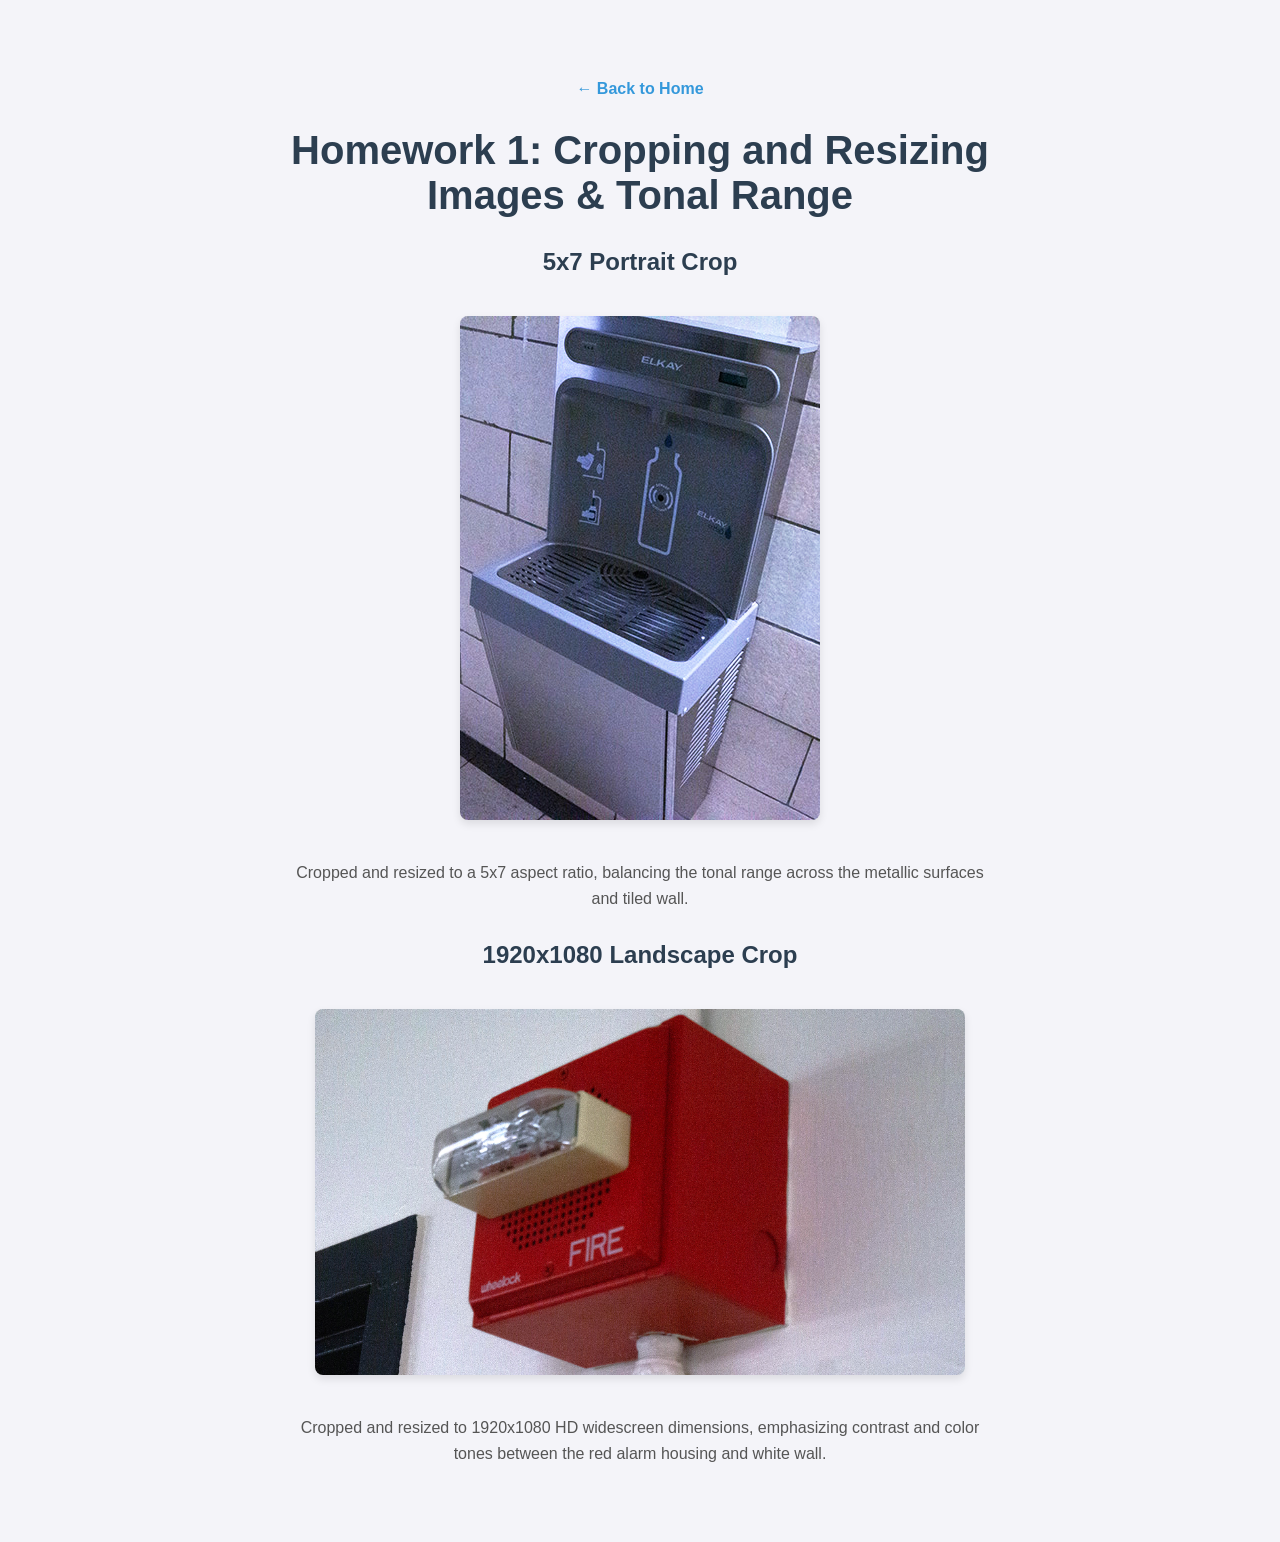
<file: hw1.html>
<!DOCTYPE html>
<html lang="en">
<head>
  <meta charset="UTF-8">
  <title>Homework 1: Cropping and Resizing Images &amp; Tonal Range</title>
  <link rel="stylesheet" href="style.css">
</head>
<body>
  <p><a href="index.html">&larr; Back to Home</a></p>
  <h1>Homework 1: Cropping and Resizing Images &amp; Tonal Range</h1>

  <h2>5x7 Portrait Crop</h2>
  <img width="360" src="images/5x7-by-eddie.jpg" alt="5x7 cropped photo of an Elkay water bottle filling station">
  <p>Cropped and resized to a 5x7 aspect ratio, balancing the tonal range across the metallic surfaces and tiled wall.</p>

  <h2>1920x1080 Landscape Crop</h2>
  <img width="650" src="images/1920x1080-by-eddie.jpg" alt="1920x1080 cropped photo of a red Wheelock fire alarm strobe">
  <p>Cropped and resized to 1920x1080 HD widescreen dimensions, emphasizing contrast and color tones between the red alarm housing and white wall.</p>
</body>
</html>
</file>
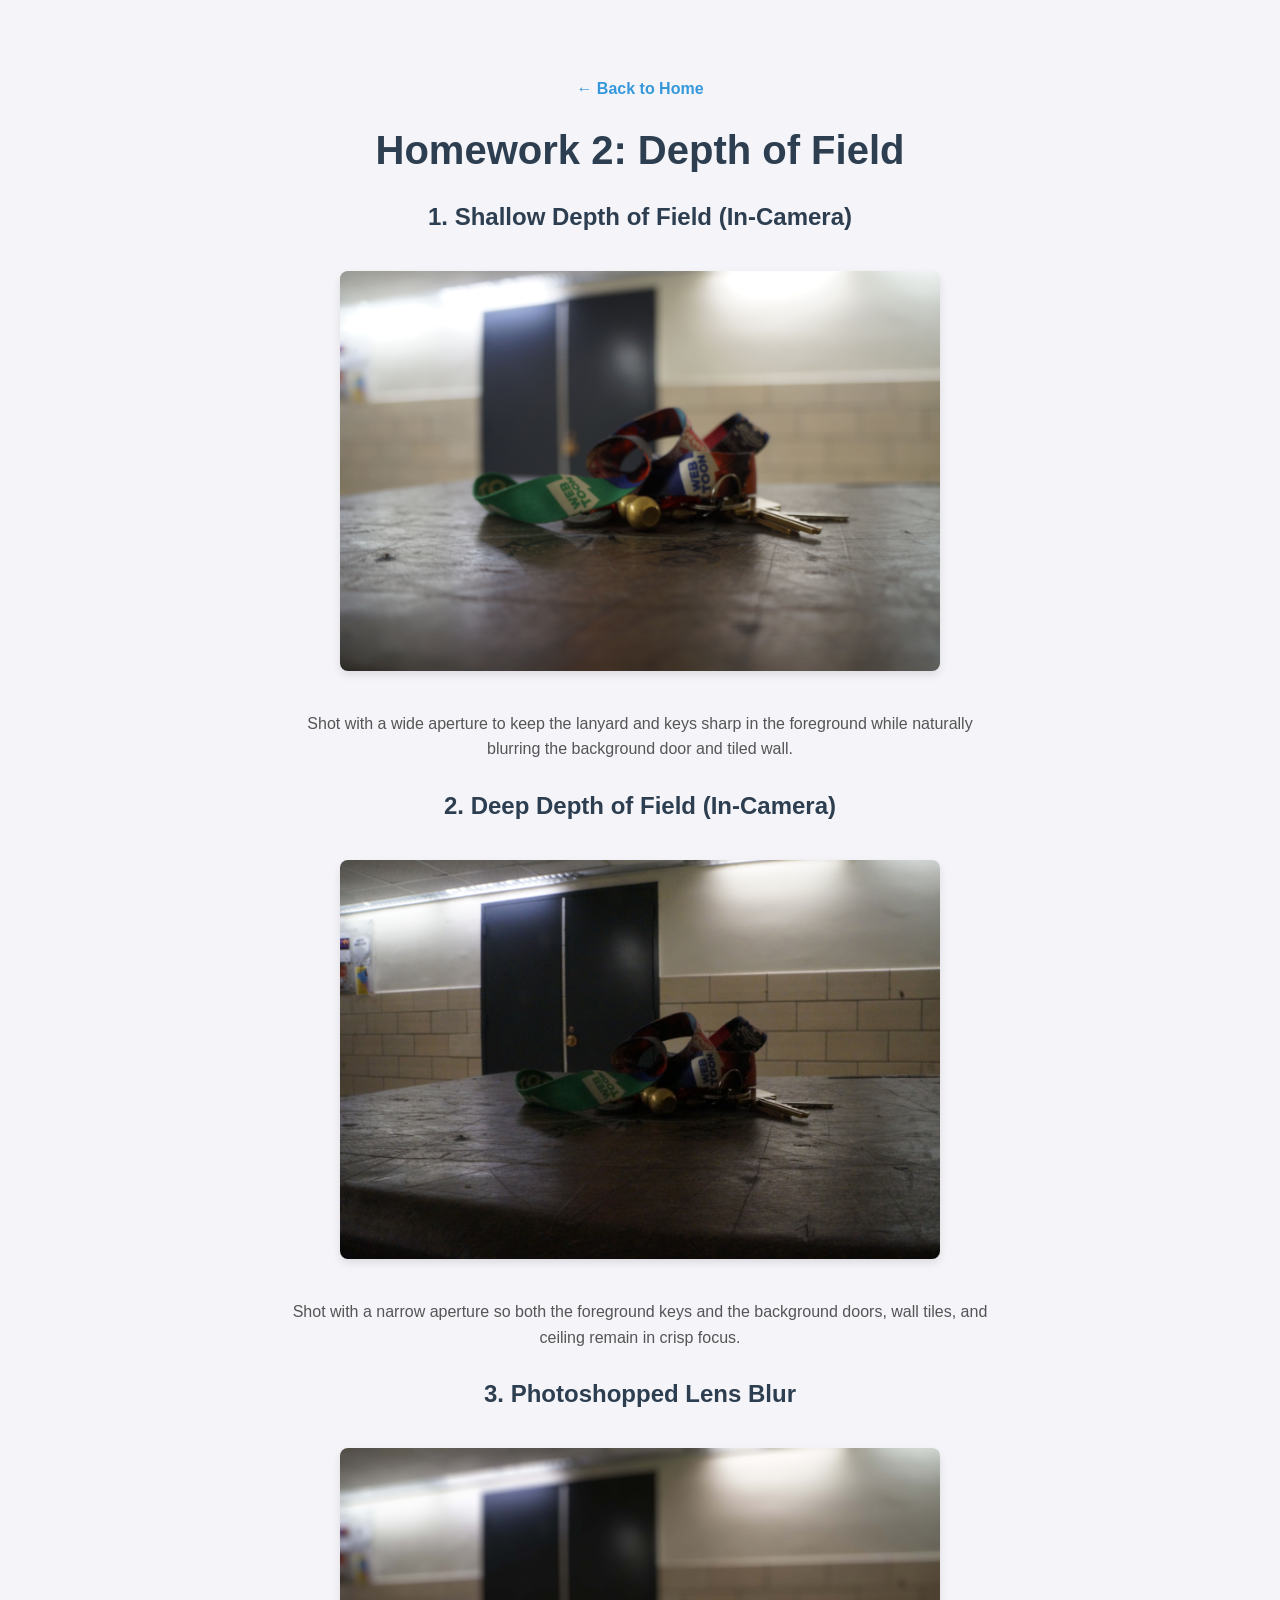
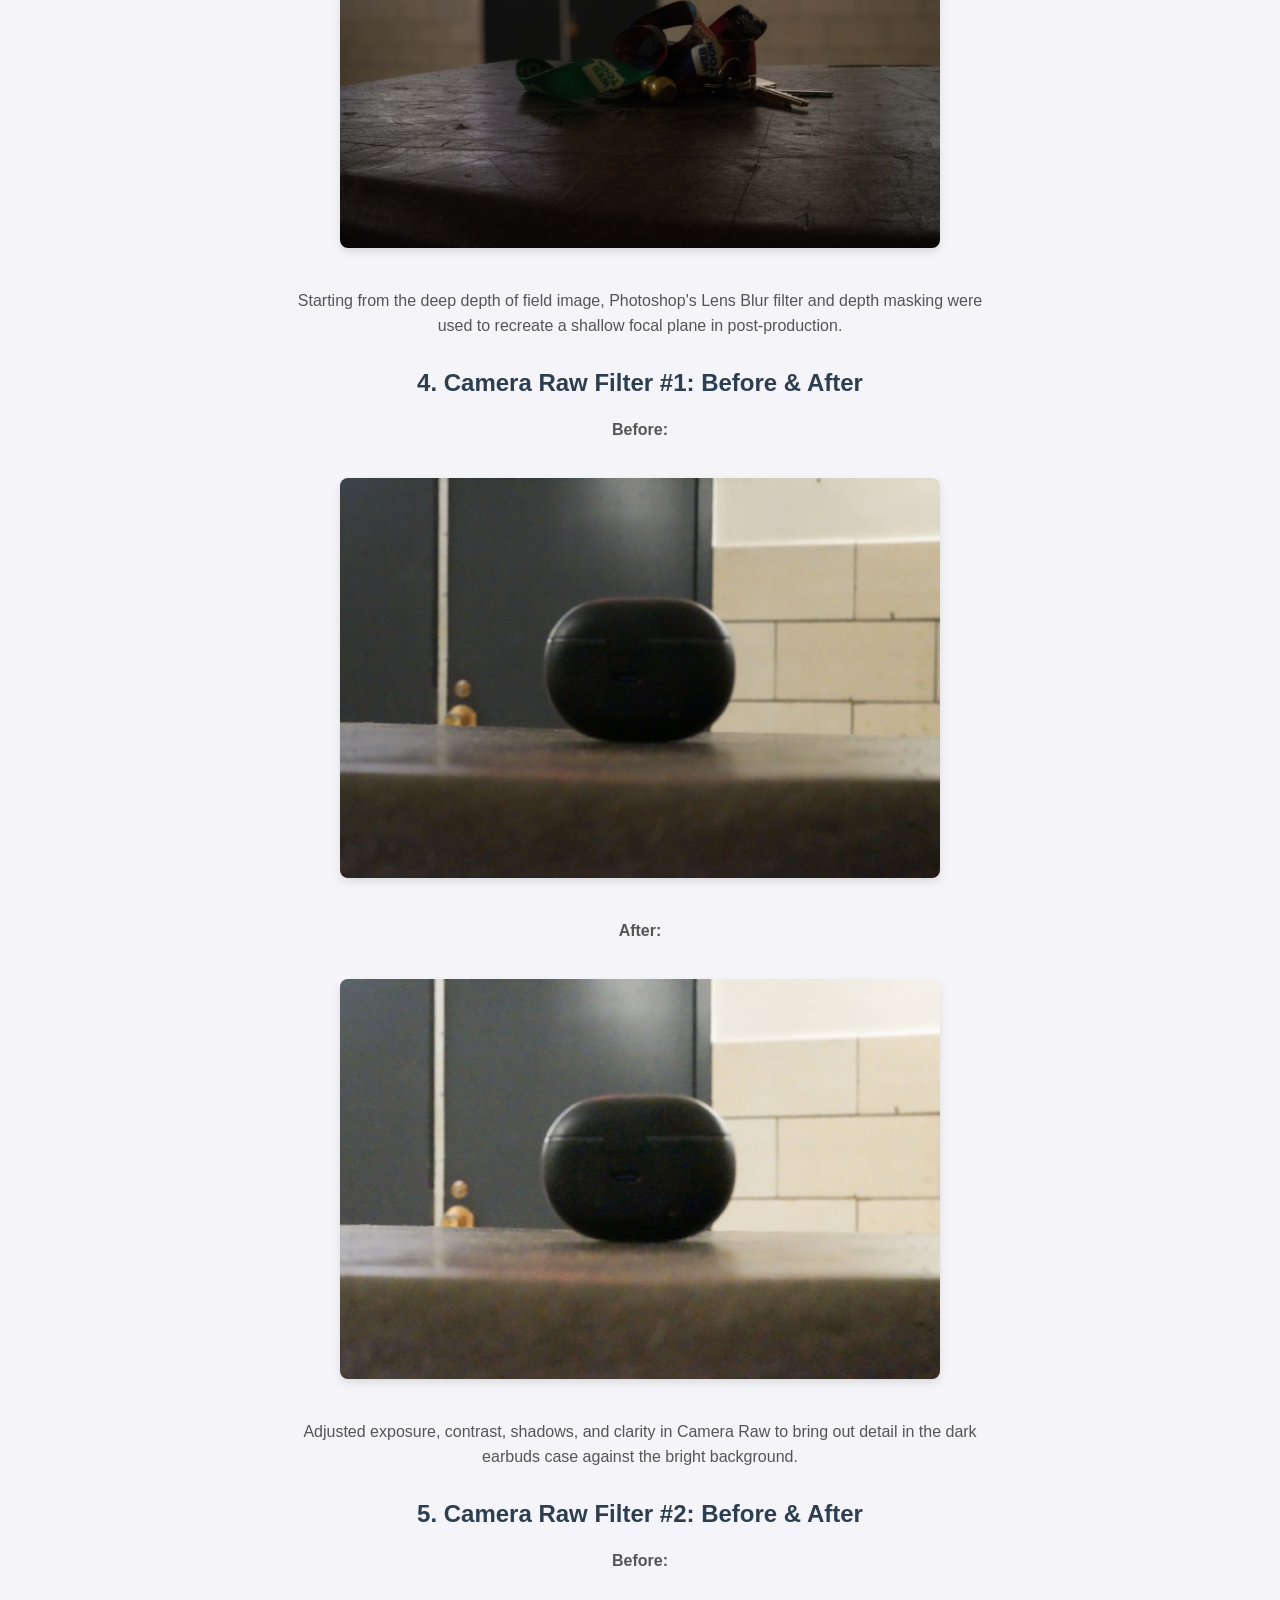
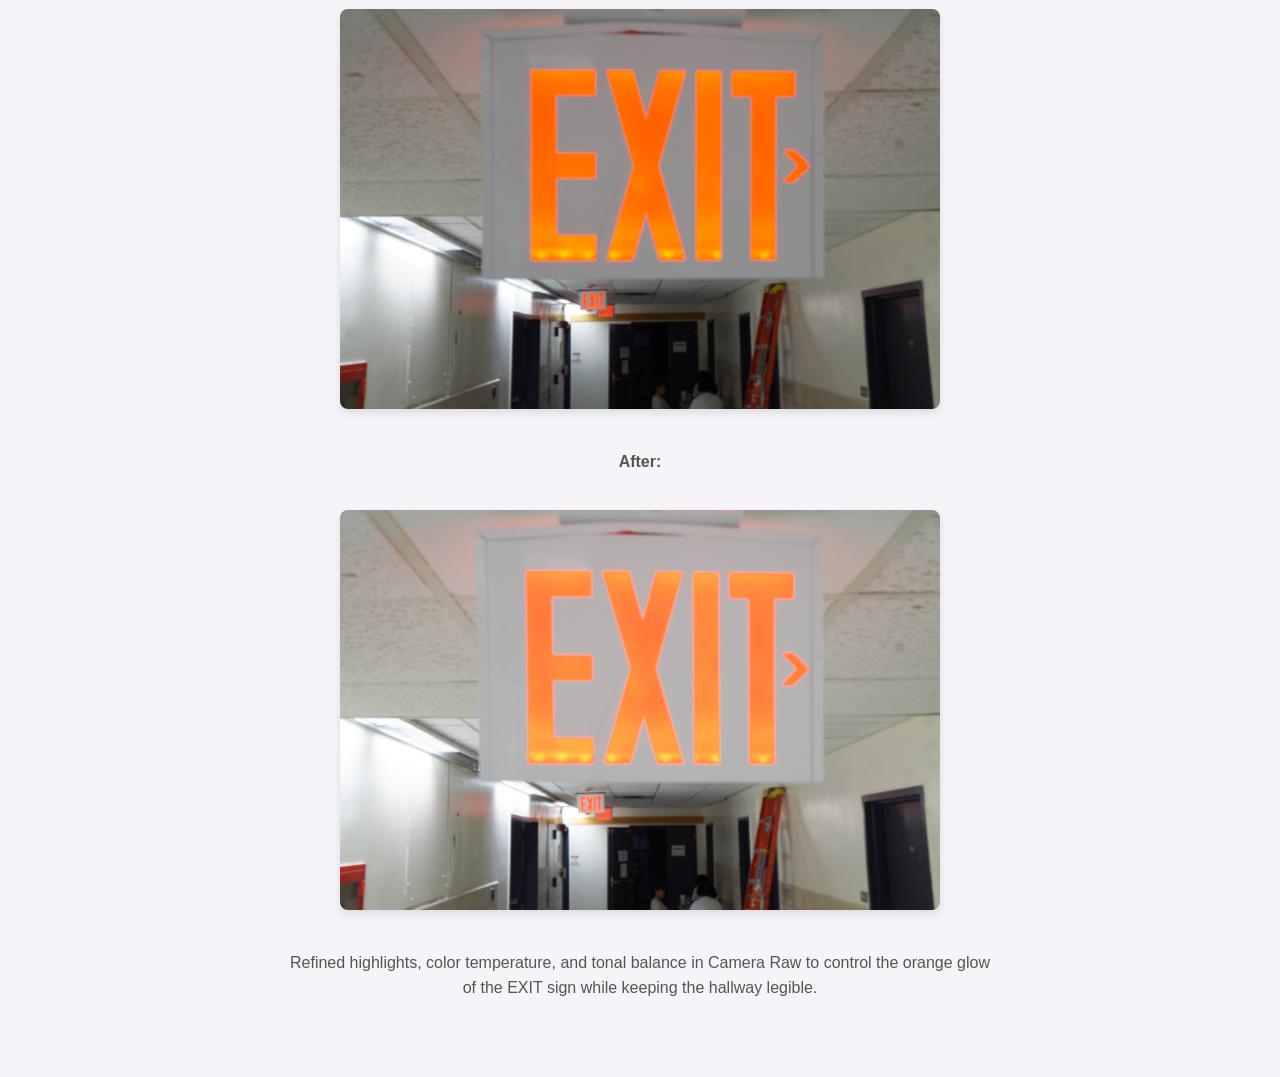
<file: hw2.html>
<!DOCTYPE html>
<html lang="en">
<head>
  <meta charset="UTF-8">
  <title>Homework 2: Depth of Field</title>
  <link rel="stylesheet" href="style.css">
</head>
<body>
  <p><a href="index.html">&larr; Back to Home</a></p>
  <h1>Homework 2: Depth of Field</h1>

  <h2>1. Shallow Depth of Field (In-Camera)</h2>
  <img width="600" src="images/shallow-dof.jpg" alt="Shallow depth of field photo of a Webtoon lanyard and keys">
  <p>Shot with a wide aperture to keep the lanyard and keys sharp in the foreground while naturally blurring the background door and tiled wall.</p>

  <h2>2. Deep Depth of Field (In-Camera)</h2>
  <img width="600" src="images/deep-dof.jpg" alt="Deep depth of field photo of a Webtoon lanyard and keys">
  <p>Shot with a narrow aperture so both the foreground keys and the background doors, wall tiles, and ceiling remain in crisp focus.</p>

  <h2>3. Photoshopped Lens Blur</h2>
  <img width="600" src="images/lens-blur.jpg" alt="Photoshop Lens Blur applied to the deep depth of field photo">
  <p>Starting from the deep depth of field image, Photoshop's Lens Blur filter and depth masking were used to recreate a shallow focal plane in post-production.</p>

  <h2>4. Camera Raw Filter #1: Before &amp; After</h2>
  <p><strong>Before:</strong></p>
  <img width="600" src="images/camera-raw-1-before.jpg" alt="Earbuds case before Camera Raw Filter">
  <p><strong>After:</strong></p>
  <img width="600" src="images/camera-raw-1-after.jpg" alt="Earbuds case after Camera Raw Filter">
  <p>Adjusted exposure, contrast, shadows, and clarity in Camera Raw to bring out detail in the dark earbuds case against the bright background.</p>

  <h2>5. Camera Raw Filter #2: Before &amp; After</h2>
  <p><strong>Before:</strong></p>
  <img width="600" src="images/camera-raw-2-before.jpg" alt="Glowing EXIT sign before Camera Raw Filter">
  <p><strong>After:</strong></p>
  <img width="600" src="images/camera-raw-2-after.jpg" alt="Glowing EXIT sign after Camera Raw Filter">
  <p>Refined highlights, color temperature, and tonal balance in Camera Raw to control the orange glow of the EXIT sign while keeping the hallway legible.</p>
</body>
</html>
</file>
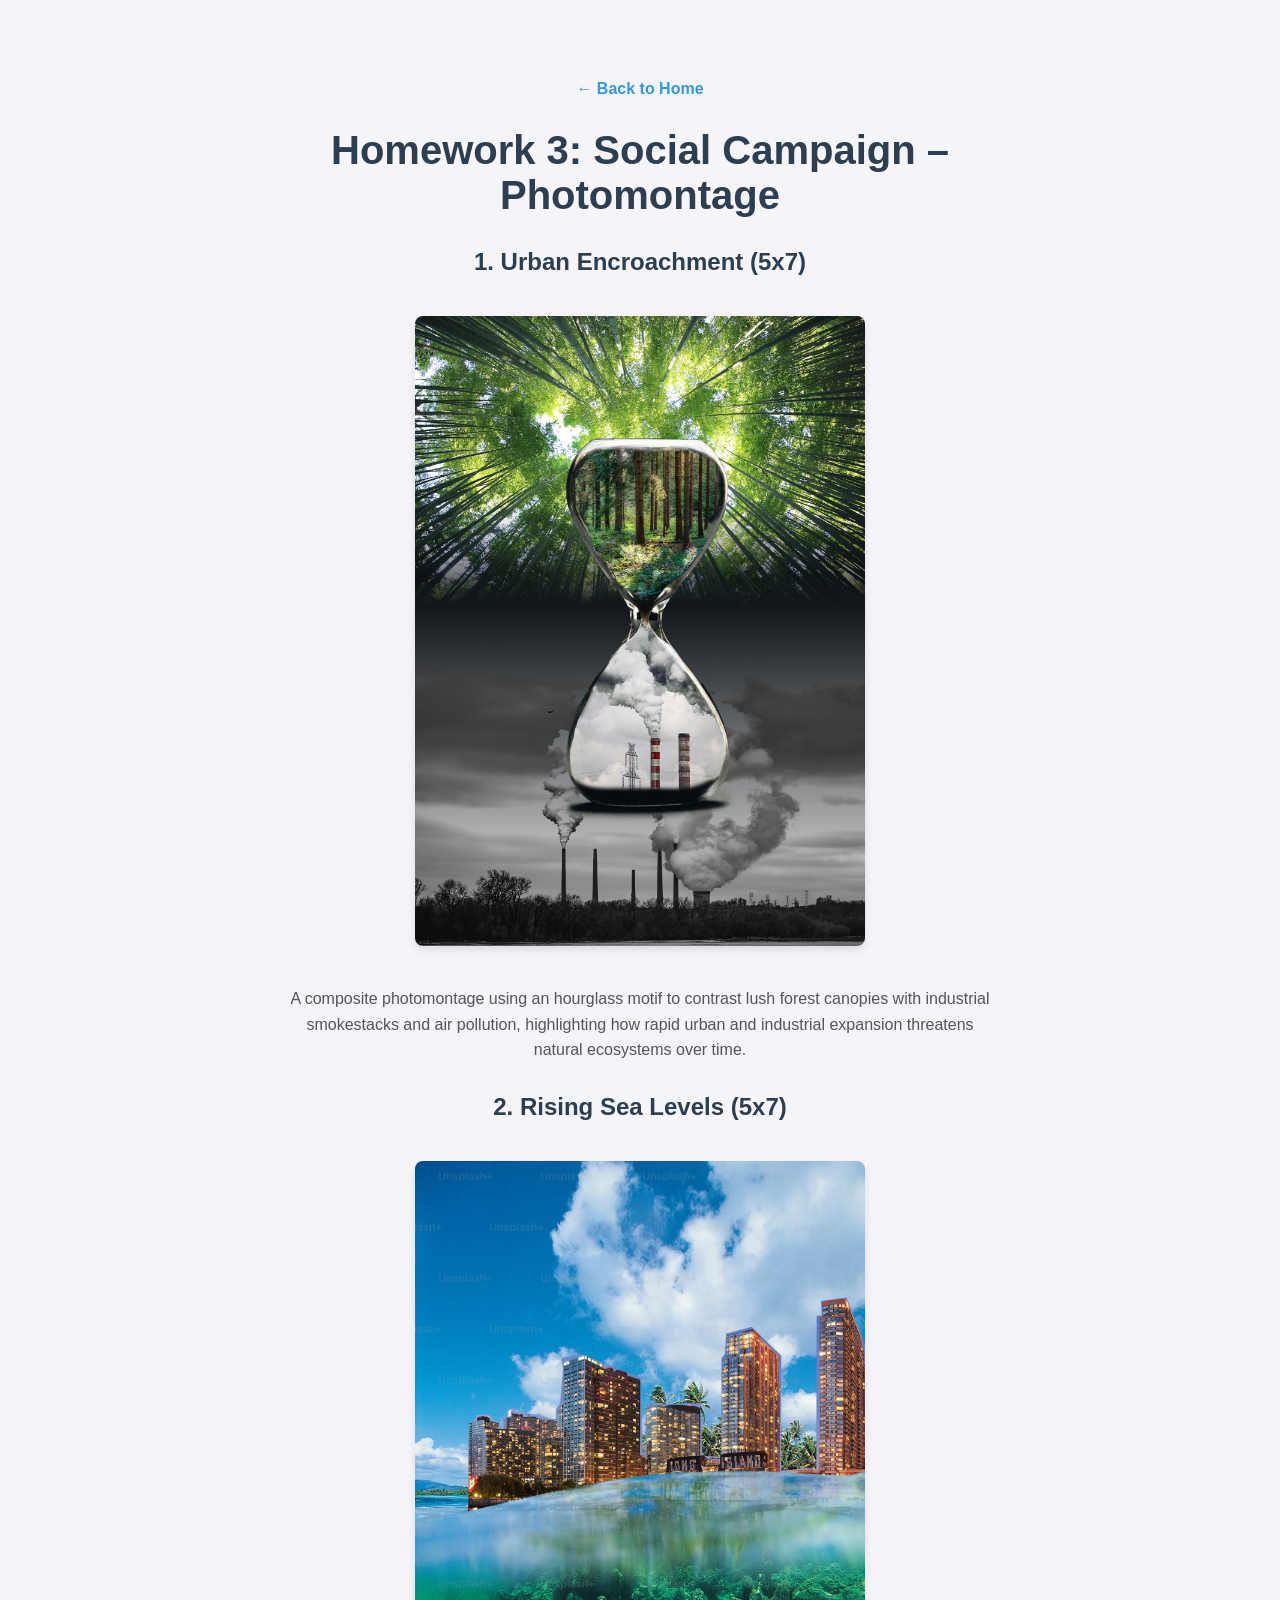
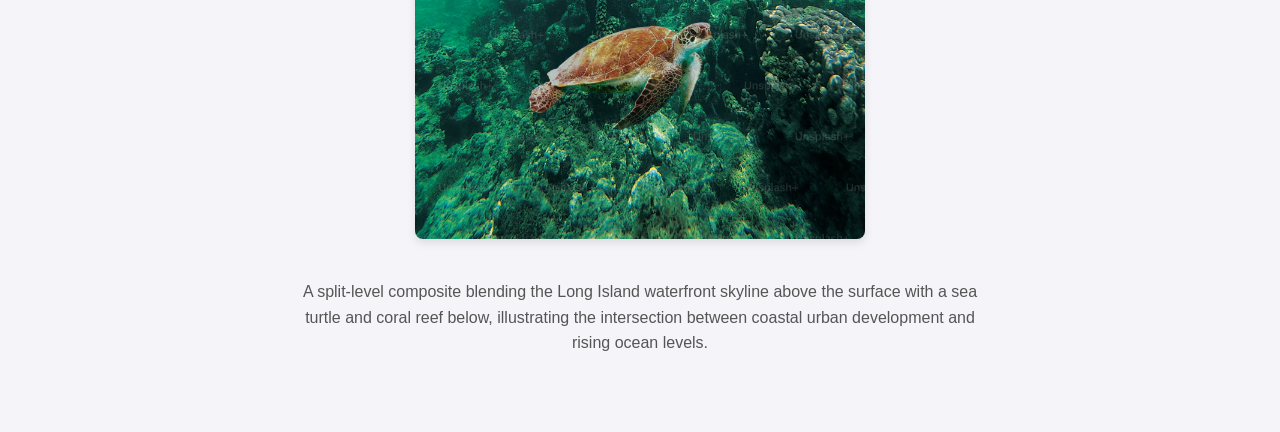
<file: hw3.html>
<!DOCTYPE html>
<html lang="en">
<head>
  <meta charset="UTF-8">
  <title>Homework 3: Social Campaign - Photomontage</title>
  <link rel="stylesheet" href="style.css">
</head>
<body>
  <p><a href="index.html">&larr; Back to Home</a></p>
  <h1>Homework 3: Social Campaign – Photomontage</h1>

  <h2>1. Urban Encroachment (5x7)</h2>
  <img width="450" src="images/urban-encroachment.jpg" alt="Photomontage of an hourglass contrasting a green forest canopy above with smokestacks and industrial pollution below">
  <p>A composite photomontage using an hourglass motif to contrast lush forest canopies with industrial smokestacks and air pollution, highlighting how rapid urban and industrial expansion threatens natural ecosystems over time.</p>

  <h2>2. Rising Sea Levels (5x7)</h2>
  <img width="450" src="images/rising-sea-levels.jpg" alt="Split-level photomontage showing Long Island waterfront high-rises above the waterline and a sea turtle swimming over a coral reef below">
  <p>A split-level composite blending the Long Island waterfront skyline above the surface with a sea turtle and coral reef below, illustrating the intersection between coastal urban development and rising ocean levels.</p>
</body>
</html>
</file>
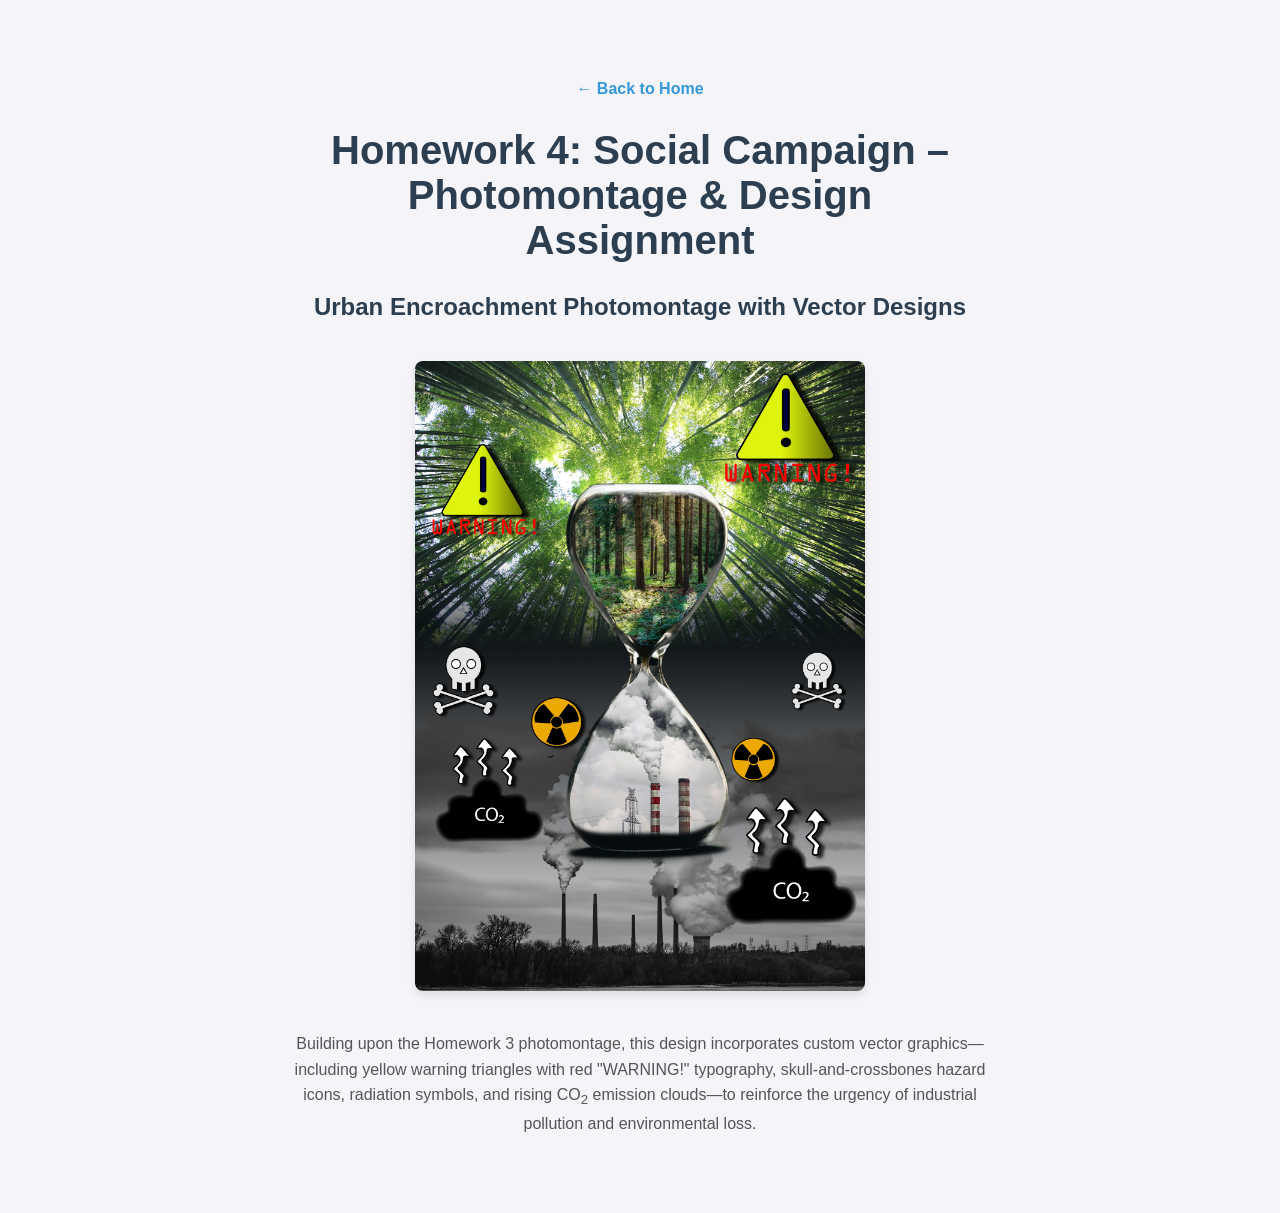
<file: hw4.html>
<!DOCTYPE html>
<html lang="en">
<head>
  <meta charset="UTF-8">
  <title>Homework 4: Social Campaign – Photomontage &amp; Design Assignment</title>
  <link rel="stylesheet" href="style.css">
</head>
<body>
  <p><a href="index.html">&larr; Back to Home</a></p>
  <h1>Homework 4: Social Campaign – Photomontage &amp; Design Assignment</h1>

  <h2>Urban Encroachment Photomontage with Vector Designs</h2>
  <img width="450" src="images/urban-encroachment-vector.jpg" alt="Urban encroachment hourglass photomontage layered with custom vector warning triangles, skull and crossbones, radiation symbols, and CO2 emission icons">
  <p>Building upon the Homework 3 photomontage, this design incorporates custom vector graphics—including yellow warning triangles with red "WARNING!" typography, skull-and-crossbones hazard icons, radiation symbols, and rising CO<sub>2</sub> emission clouds—to reinforce the urgency of industrial pollution and environmental loss.</p>
</body>
</html>
</file>
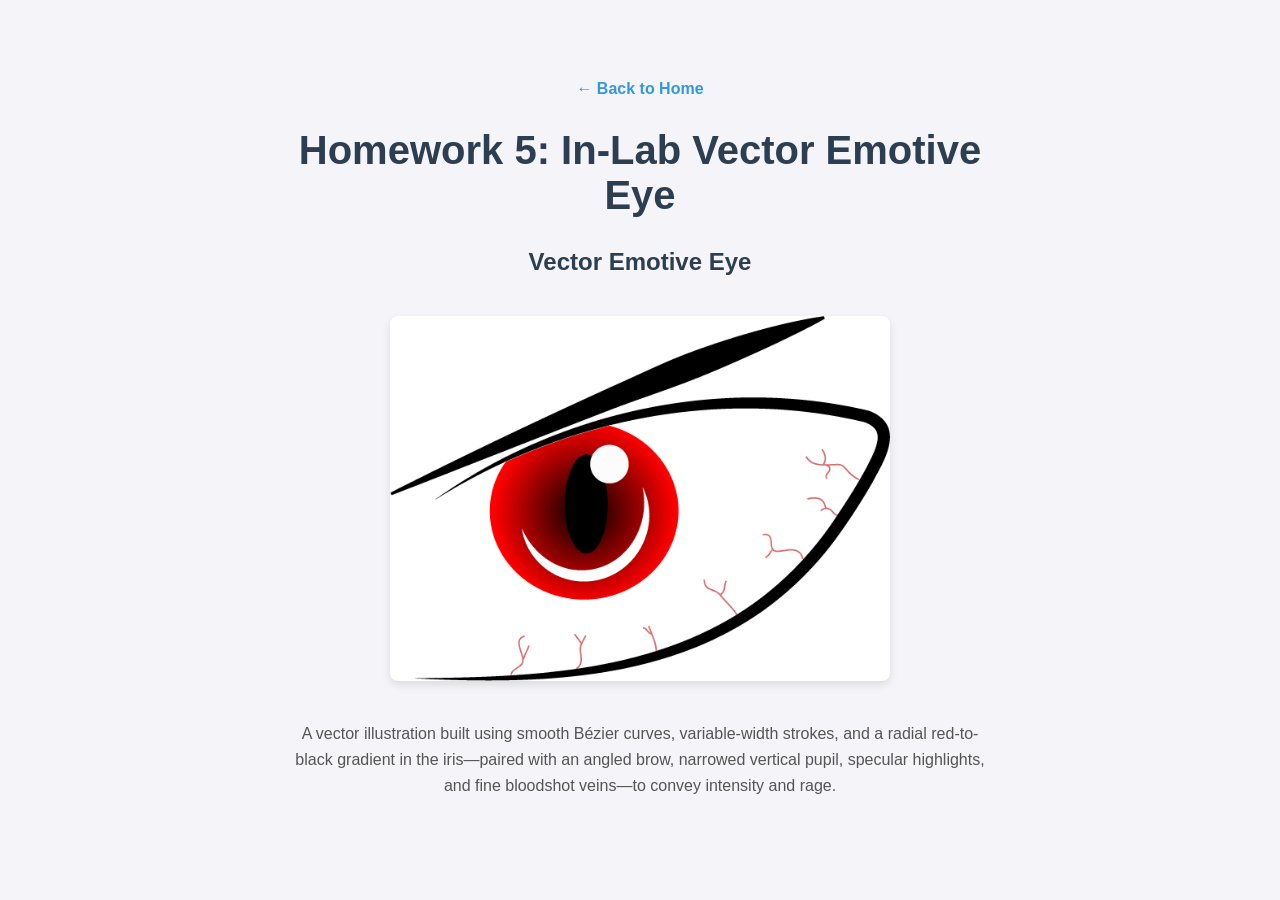
<file: hw5.html>
<!DOCTYPE html>
<html lang="en">
<head>
  <meta charset="UTF-8">
  <title>Homework 5: In-Lab Vector Emotive Eye</title>
  <link rel="stylesheet" href="style.css">
</head>
<body>
  <p><a href="index.html">&larr; Back to Home</a></p>
  <h1>Homework 5: In-Lab Vector Emotive Eye</h1>

  <h2>Vector Emotive Eye</h2>
  <img width="500" style="background-color: #ffffff;" src="images/vector-emotive-eye.png" alt="Vector illustration of an intense, bloodshot red eye with a narrowed vertical pupil and angled brow">
  <p>A vector illustration built using smooth Bézier curves, variable-width strokes, and a radial red-to-black gradient in the iris—paired with an angled brow, narrowed vertical pupil, specular highlights, and fine bloodshot veins—to convey intensity and rage.</p>
</body>
</html>
</file>
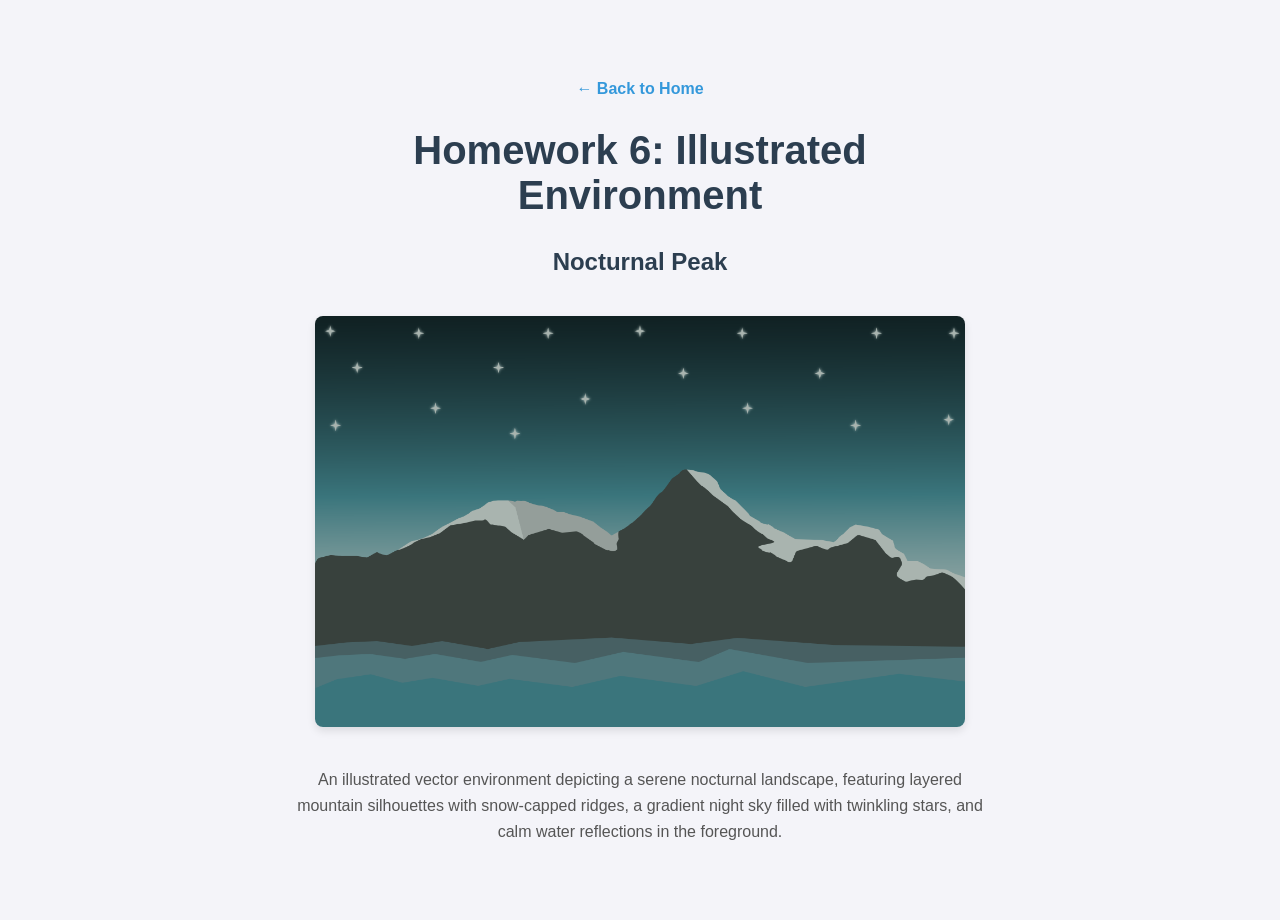
<file: hw6.html>
<!DOCTYPE html>
<html lang="en">
<head>
  <meta charset="UTF-8">
  <title>Homework 6: Illustrated Environment</title>
  <link rel="stylesheet" href="style.css">
</head>
<body>
  <p><a href="index.html">&larr; Back to Home</a></p>
  <h1>Homework 6: Illustrated Environment</h1>

  <h2>Nocturnal Peak</h2>
  <img width="650" src="images/nocturnal-peak.jpg" alt="Vector landscape illustration of snowy mountain peaks under a starry night sky with a water reflection foreground">
  <p>An illustrated vector environment depicting a serene nocturnal landscape, featuring layered mountain silhouettes with snow-capped ridges, a gradient night sky filled with twinkling stars, and calm water reflections in the foreground.</p>
</body>
</html>
</file>
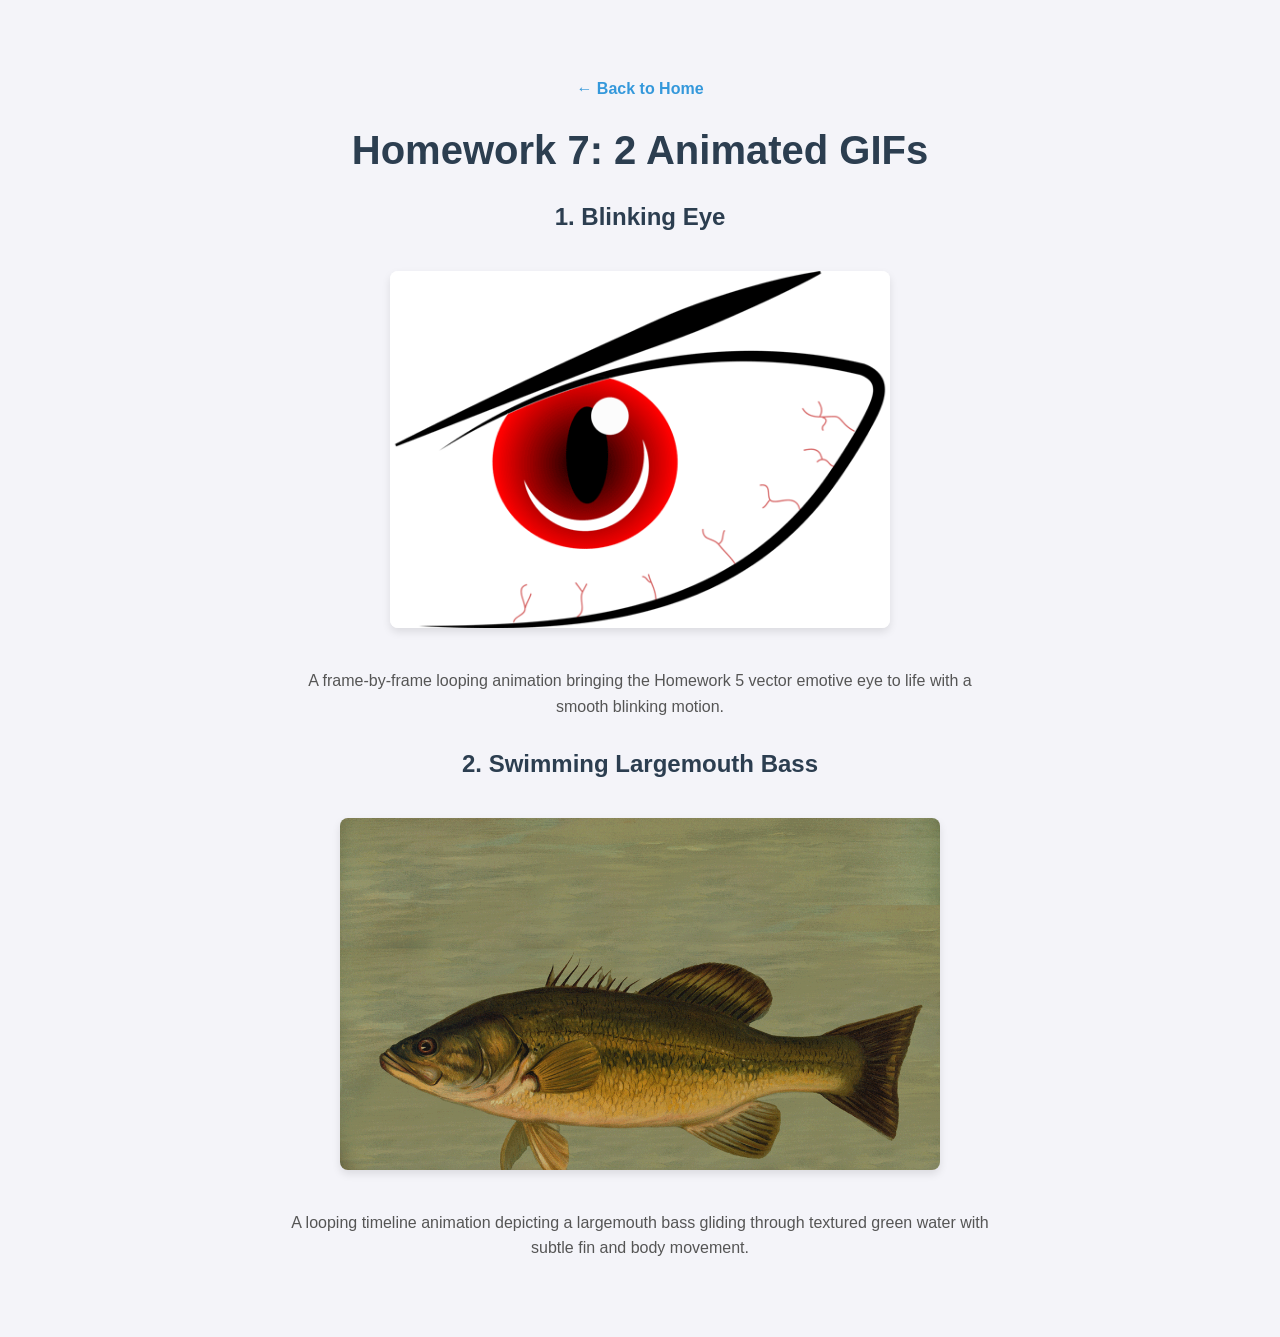
<file: hw7.html>
<!DOCTYPE html>
<html lang="en">
<head>
  <meta charset="UTF-8">
  <title>Homework 7: 2 Animated GIFs</title>
  <link rel="stylesheet" href="style.css">
</head>
<body>
  <p><a href="index.html">&larr; Back to Home</a></p>
  <h1>Homework 7: 2 Animated GIFs</h1>

  <h2>1. Blinking Eye</h2>
  <img width="500" style="background-color: #ffffff;" src="images/blinking-eye.gif" alt="Animated GIF of a bloodshot red vector eye blinking">
  <p>A frame-by-frame looping animation bringing the Homework 5 vector emotive eye to life with a smooth blinking motion.</p>

  <h2>2. Swimming Largemouth Bass</h2>
  <img width="600" src="images/swimming-largemouth-bass.gif" alt="Animated GIF of a largemouth bass swimming through murky green water">
  <p>A looping timeline animation depicting a largemouth bass gliding through textured green water with subtle fin and body movement.</p>
</body>
</html>
</file>
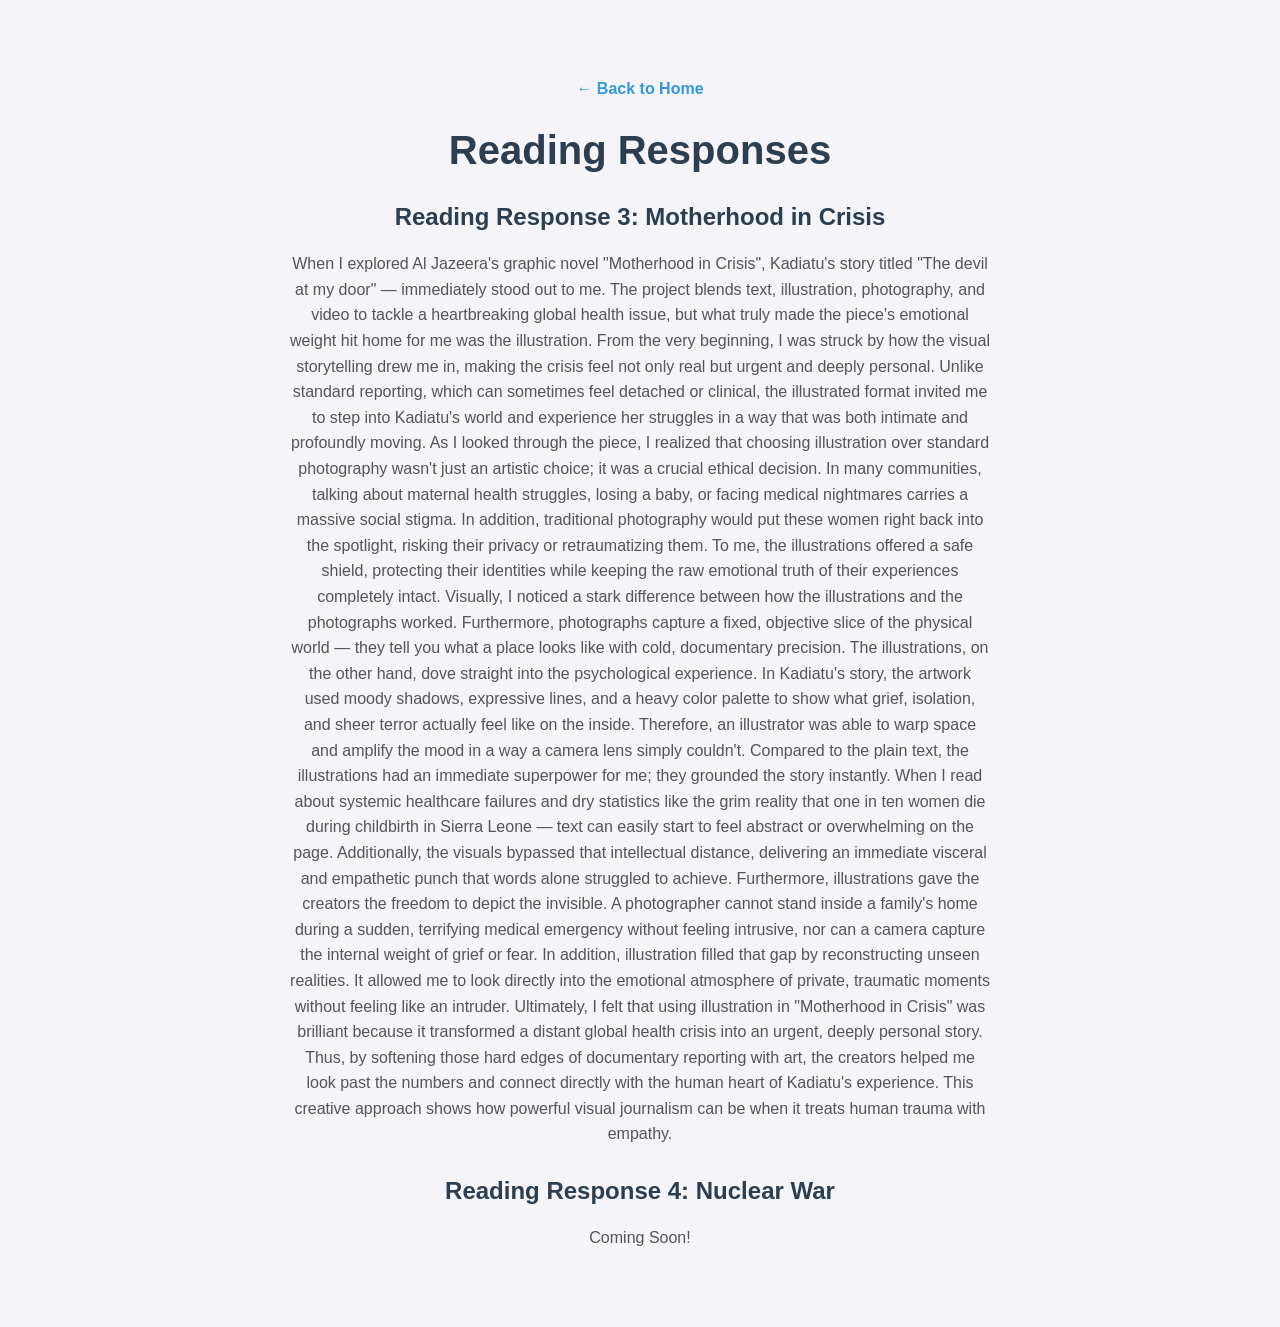
<file: readings.html>
<!DOCTYPE html>
<html lang="en">
<head>
  <meta charset="UTF-8">
  <title>Readings</title>
  <link rel="stylesheet" href="style.css">
</head>
<body>
  <p><a href="index.html">&larr; Back to Home</a></p>
  <h1>Reading Responses</h1>

  <h2>Reading Response 3: Motherhood in Crisis</h2>
  <p>

            When I explored Al Jazeera's graphic novel "Motherhood in Crisis", Kadiatu's story titled "The devil at my door" — immediately stood out to me. The project blends text, illustration, photography, and video to tackle a heartbreaking global health issue, but what truly made the piece's emotional weight hit home for me was the illustration. From the very beginning, I was struck by how the visual storytelling drew me in, making the crisis feel not only real but urgent and deeply personal. Unlike standard reporting, which can sometimes feel detached or clinical, the illustrated format invited me to step into Kadiatu's world and experience her struggles in a way that was both intimate and profoundly moving.

           As I looked through the piece, I realized that choosing illustration over standard photography wasn't just an artistic choice; it was a crucial ethical decision. In many communities, talking about maternal health struggles, losing a baby, or facing medical nightmares carries a massive social stigma. In addition, traditional photography would put these women right back into the spotlight, risking their privacy or retraumatizing them. To me, the illustrations offered a safe shield, protecting their identities while keeping the raw emotional truth of their experiences completely intact. Visually, I noticed a stark difference between how the illustrations and the photographs worked. Furthermore, photographs capture a fixed, objective slice of the physical world — they tell you what a place looks like with cold, documentary precision. The illustrations, on the other hand, dove straight into the psychological experience. In Kadiatu's story, the artwork used moody shadows, expressive lines, and a heavy color palette to show what grief, isolation, and sheer terror actually feel like on the inside. Therefore, an illustrator was able to warp space and amplify the mood in a way a camera lens simply couldn't.

           Compared to the plain text, the illustrations had an immediate superpower for me; they grounded the story instantly. When I read about systemic healthcare failures and dry statistics like the grim reality that one in ten women die during childbirth in Sierra Leone — text can easily start to feel abstract or overwhelming on the page. Additionally, the visuals bypassed that intellectual distance, delivering an immediate visceral and empathetic punch that words alone struggled to achieve. Furthermore, illustrations gave the creators the freedom to depict the invisible. A photographer cannot stand inside a family's home during a sudden, terrifying medical emergency without feeling intrusive, nor can a camera capture the internal weight of grief or fear. In addition, illustration filled that gap by reconstructing unseen realities. It allowed me to look directly into the emotional atmosphere of private, traumatic moments without feeling like an intruder.

           Ultimately, I felt that using illustration in "Motherhood in Crisis" was brilliant because it transformed a distant global health crisis into an urgent, deeply personal story. Thus, by softening those hard edges of documentary reporting with art, the creators helped me look past the numbers and connect directly with the human heart of Kadiatu's experience. This creative approach shows how powerful visual journalism can be when it treats human trauma with empathy.</p>

  <h2>Reading Response 4: Nuclear War</h2>
  <p>Coming Soon!</p>
</body>
</html>
</file>
<file: style.css>
/* 1. Body: Centers everything and adds a clean background color & font */
body {
  font-family: Arial, sans-serif;
  background-color: #f4f4f9;
  color: #333;
  max-width: 700px;
  margin: 40px auto;
  padding: 20px;
  text-align: center;
}

/* 2. Headings */
h1 {
  color: #2c3e50;
  font-size: 2.5rem;
}

h2 {
  color: #2c3e50;
  margin-top: 30px;
}

/* 3. Image Styling */
img {
  border-radius: 8px;
  box-shadow: 0 4px 8px rgba(0, 0, 0, 0.1);
  margin: 20px 0;
  max-width: 100%;
}

/* 4. Paragraphs */
p {
  line-height: 1.6;
  color: #555;
}

/* 5. Project List */
ul {
  list-style: none;
  padding: 0;
}

li {
  margin: 10px 0;
}

/* 6. Links */
a {
  color: #3498db;
  text-decoration: none;
  font-weight: bold;
}

a:hover {
  text-decoration: underline;
}
</file>
